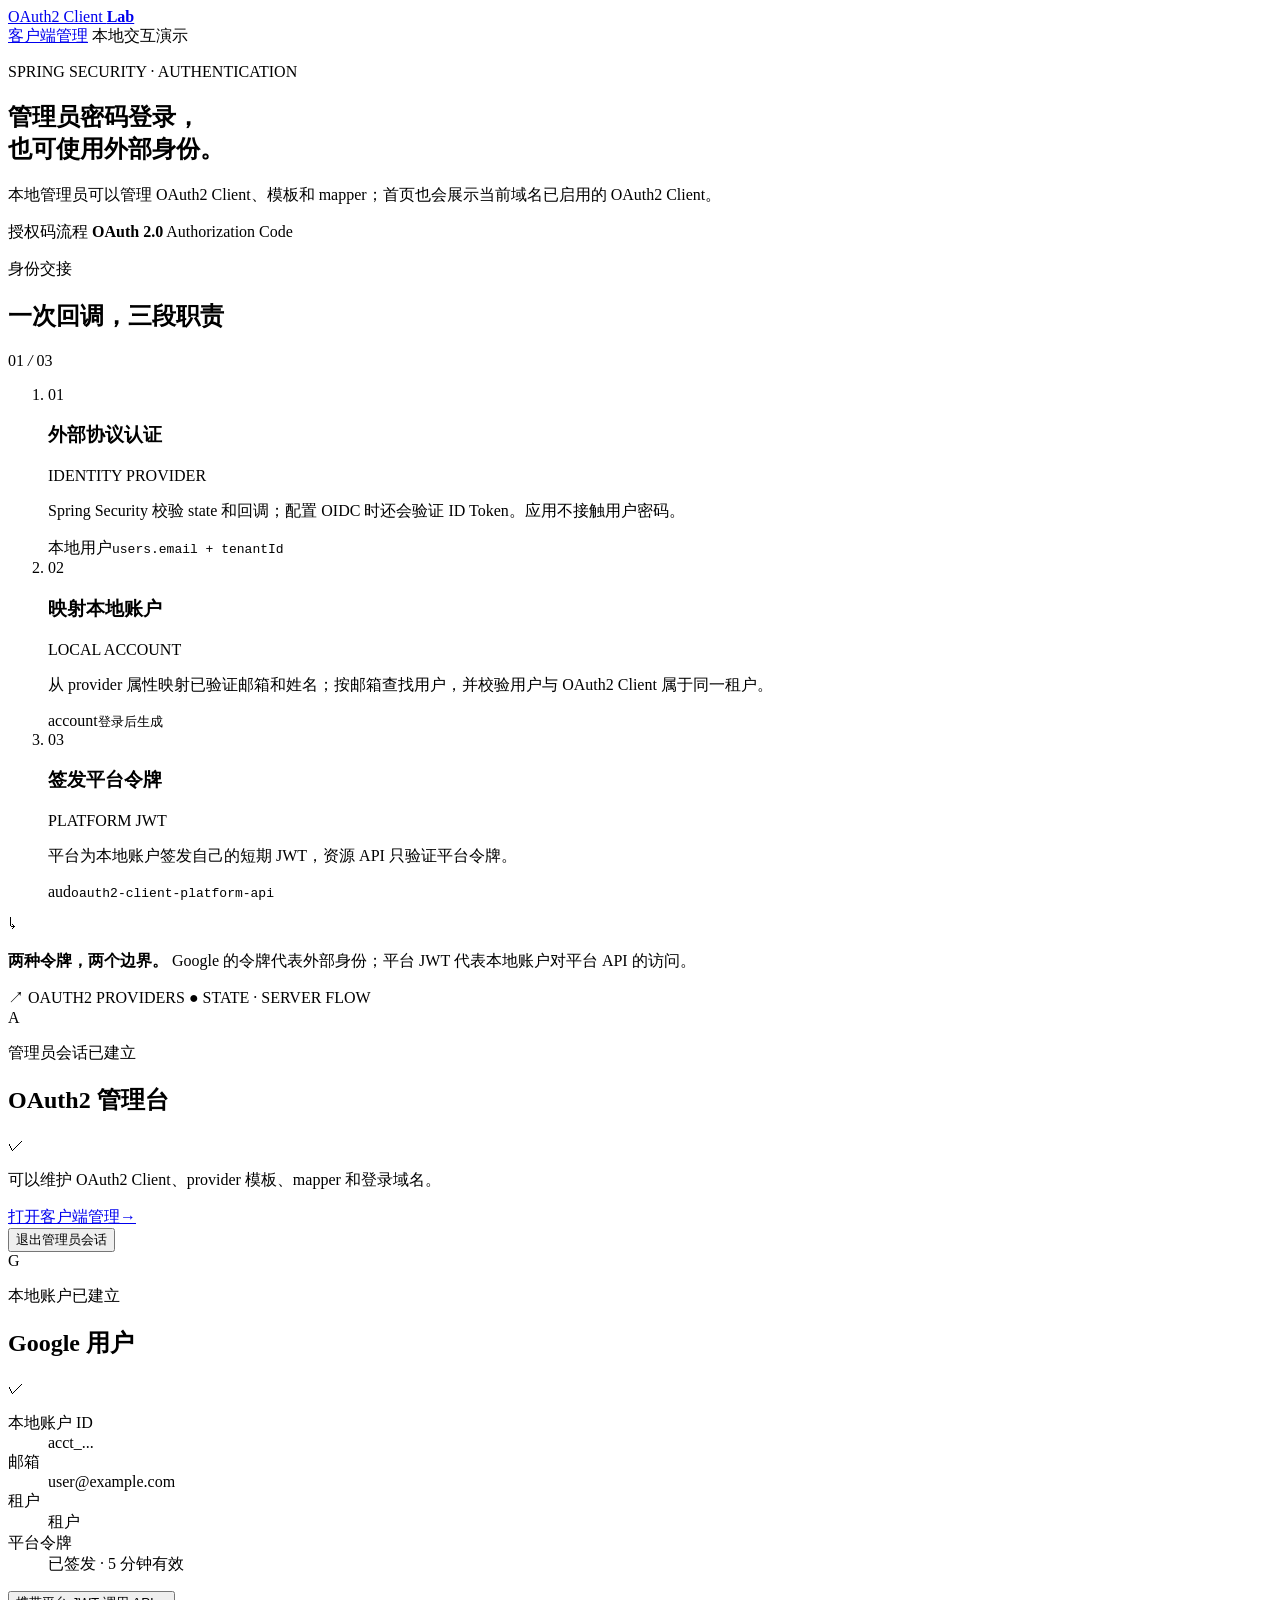
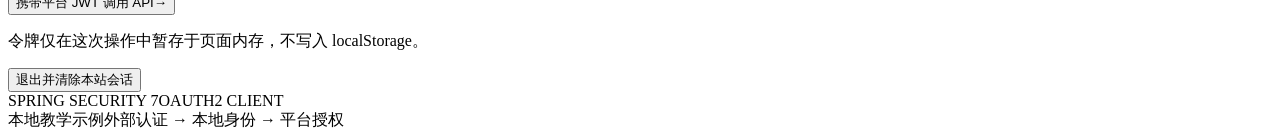
<file: src/main/resources/templates/index.html>
<!doctype html>
<html lang="zh-CN" xmlns:th="http://www.thymeleaf.org">
<head>
    <meta charset="utf-8">
    <meta name="viewport" content="width=device-width, initial-scale=1">
    <meta name="theme-color" content="#f3f7ff">
    <meta name="_csrf" th:content="${_csrf.token}">
    <meta name="_csrf_header" th:content="${_csrf.headerName}">
    <meta name="description" content="观察 Spring Security OAuth2 Client 如何把外部 OIDC 身份映射为本地账户和平台 JWT。">
    <title>OAuth2 Client Lab</title>
    <link rel="stylesheet" th:href="@{/assets/app.css}">
    <script th:src="@{/assets/app.js}" defer></script>
</head>
<body>
<main class="page-shell">
    <header class="topbar">
        <a class="brand" href="/" aria-label="OAuth2 Client Lab 首页">
            <span class="brand-mark" aria-hidden="true"><span></span><span></span><span></span></span>
            <span>OAuth2 Client <b>Lab</b></span>
        </a>
        <div class="topbar-actions" th:if="${authenticated}"><a th:if="${adminAuthenticated}" href="/admin/oauth2-clients">客户端管理</a><span class="topbar-note"><span class="live-dot"></span> 本地交互演示</span></div>
    </header>

    <section class="hero" aria-labelledby="page-title" th:if="${authenticated}">
        <div class="hero-copy">
            <p class="eyebrow">SPRING SECURITY · AUTHENTICATION</p>
            <h1 id="page-title">管理员密码登录，<br><span>也可使用外部身份。</span></h1>
            <p class="hero-description">本地管理员可以管理 OAuth2 Client、模板和 mapper；首页也会展示当前域名已启用的 OAuth2 Client。</p>
        </div>
        <div class="protocol-stamp" aria-label="OAuth 2.0 与 OpenID Connect 授权码流程">
            <span>授权码流程</span>
            <strong>OAuth 2.0</strong>
            <span>Authorization Code</span>
        </div>
    </section>

    <section class="workspace" aria-label="认证结果">
        <section class="journey-panel" aria-labelledby="journey-title" th:if="${authenticated}">
            <div class="panel-heading">
                <div>
                    <p class="section-kicker">身份交接</p>
                    <h2 id="journey-title">一次回调，三段职责</h2>
                </div>
                <span class="step-count">01 <i>/</i> 03</span>
            </div>

            <ol class="journey-list">
                <li class="journey-step" th:classappend="${authenticated} ? 'is-complete' : 'is-current'">
                    <span class="step-rail"><span class="step-index">01</span><span class="rail-line"></span></span>
                    <div class="step-content">
                        <div class="step-title-row"><h3>外部协议认证</h3><span class="step-tag">IDENTITY PROVIDER</span></div>
                        <p>Spring Security 校验 state 和回调；配置 OIDC 时还会验证 ID Token。应用不接触用户密码。</p>
                        <div class="data-chip"><span>本地用户</span><code>users.email + tenantId</code></div>
                    </div>
                </li>
                <li class="journey-step" th:classappend="${authenticated} ? 'is-complete' : ''">
                    <span class="step-rail"><span class="step-index">02</span><span class="rail-line"></span></span>
                    <div class="step-content">
                        <div class="step-title-row"><h3>映射本地账户</h3><span class="step-tag">LOCAL ACCOUNT</span></div>
                        <p>从 provider 属性映射已验证邮箱和姓名；按邮箱查找用户，并校验用户与 OAuth2 Client 属于同一租户。</p>
                        <div class="data-chip"><span>account</span><code th:text="${oauthAuthenticated ? loginSession.securityUser.id : '登录后生成'}">登录后生成</code></div>
                    </div>
                </li>
                <li class="journey-step" th:classappend="${authenticated} ? 'is-complete' : ''">
                    <span class="step-rail"><span class="step-index">03</span></span>
                    <div class="step-content">
                        <div class="step-title-row"><h3>签发平台令牌</h3><span class="step-tag">PLATFORM JWT</span></div>
                        <p>平台为本地账户签发自己的短期 JWT，资源 API 只验证平台令牌。</p>
                        <div class="data-chip"><span>aud</span><code>oauth2-client-platform-api</code></div>
                    </div>
                </li>
            </ol>

            <div class="boundary-note">
                <span class="boundary-icon" aria-hidden="true">↳</span>
                <p><strong>两种令牌，两个边界。</strong> Google 的令牌代表外部身份；平台 JWT 代表本地账户对平台 API 的访问。</p>
            </div>
        </section>

        <section class="action-panel" aria-labelledby="action-title">
            <div class="action-topline" th:if="${authenticated}">
                <span class="provider-label"><span class="google-mark" aria-hidden="true">↗</span> OAUTH2 PROVIDERS</span>
                <span class="secure-label"><span aria-hidden="true">●</span> STATE · SERVER FLOW</span>
            </div>

            <div class="account-content" th:if="${adminAuthenticated}">
                <div class="account-heading">
                    <span class="account-avatar" aria-hidden="true">A</span>
                    <div><p class="section-kicker">管理员会话已建立</p><h2 id="action-title">OAuth2 管理台</h2></div>
                    <span class="verified-mark" aria-label="登录成功">✓</span>
                </div>
                <p class="login-description">可以维护 OAuth2 Client、provider 模板、mapper 和登录域名。</p>
                <a class="api-button admin-console-link" href="/admin/oauth2-clients"><span>打开客户端管理</span><span class="button-arrow" aria-hidden="true">→</span></a>
                <form class="logout-form" th:action="@{/admin/logout}" method="post">
                    <button type="submit">退出管理员会话</button>
                </form>
            </div>

            <div class="account-content" th:if="${oauthAuthenticated}">
                <div class="account-heading">
                    <span class="account-avatar" aria-hidden="true" th:text="${#strings.substring(loginSession.securityUser.displayName, 0, 1)}">G</span>
                    <div><p class="section-kicker">本地账户已建立</p><h2 id="action-title" th:text="${loginSession.securityUser.displayName}">Google 用户</h2></div>
                    <span class="verified-mark" aria-label="登录成功">✓</span>
                </div>

                <dl class="account-details">
                    <div><dt>本地账户 ID</dt><dd th:text="${loginSession.securityUser.id}">acct_...</dd></div>
                    <div><dt>邮箱</dt><dd th:text="${loginSession.securityUser.email}">user@example.com</dd></div>
                    <div><dt>租户</dt><dd th:text="${loginSession.securityUser.tenantName}">租户</dd></div>
                    <div><dt>平台令牌</dt><dd><span class="token-status"><i></i> 已签发 · 5 分钟有效</span></dd></div>
                </dl>

                <button class="api-button" id="call-platform-api" type="button">
                    <span>携带平台 JWT 调用 API</span><span class="button-arrow" aria-hidden="true">→</span>
                </button>
                <p class="api-hint">令牌仅在这次操作中暂存于页面内存，不写入 localStorage。</p>

                <section class="api-result" id="api-result" aria-live="polite" hidden>
                    <div class="result-heading"><span class="result-pulse"></span><strong id="result-title">平台 API 响应</strong></div>
                    <pre id="result-body"></pre>
                </section>

                <form class="logout-form" th:action="@{/logout}" method="post">
                    <button type="submit">退出并清除本站会话</button>
                </form>
            </div>

            <footer class="panel-footer" th:if="${authenticated}"><span>SPRING SECURITY 7</span><span class="footer-line"></span><span>OAUTH2 CLIENT</span></footer>
        </section>
    </section>

    <footer class="page-footer" th:if="${authenticated}"><span>本地教学示例</span><span>外部认证 → 本地身份 → 平台授权</span></footer>
</main>
</body>
</html>
</file>
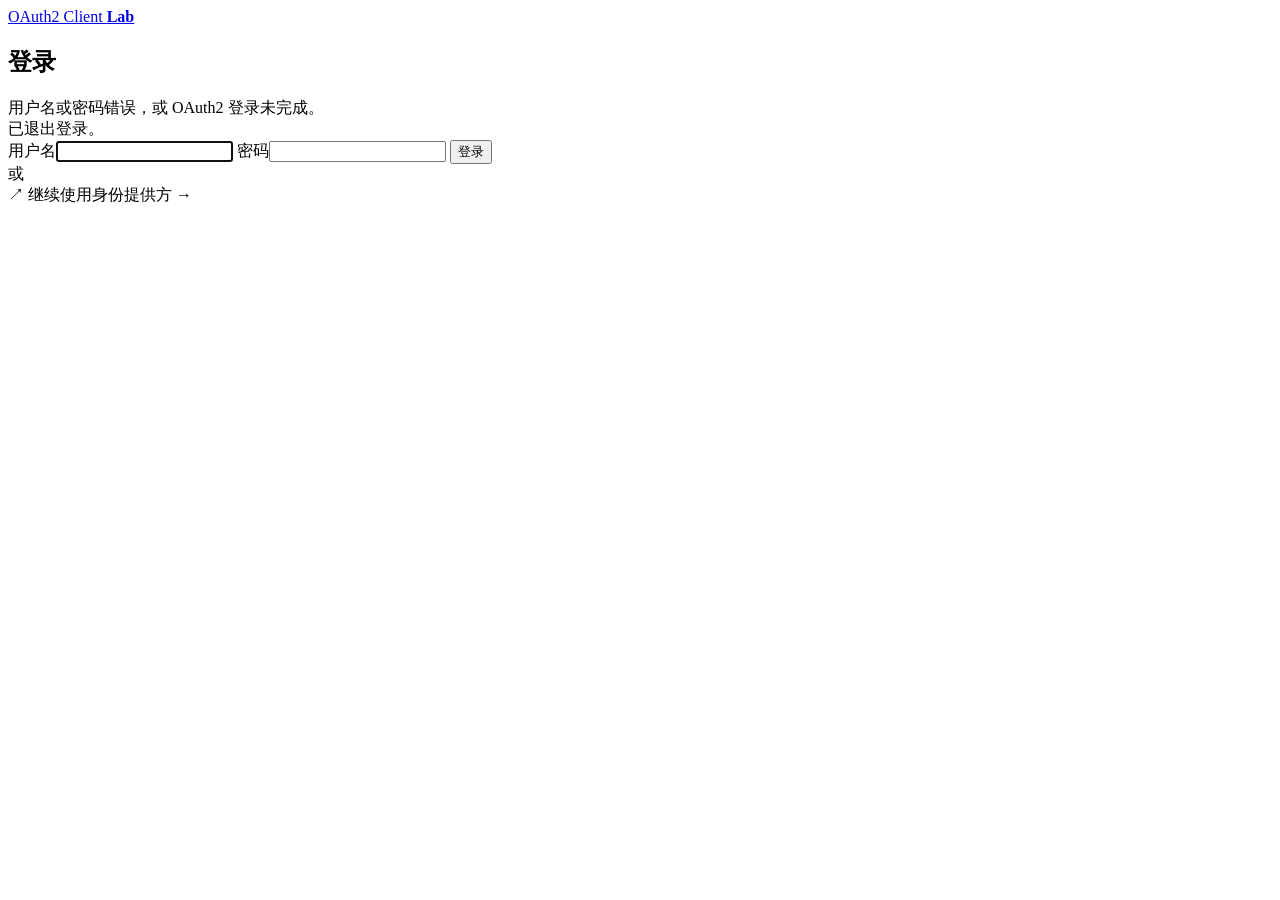
<file: src/main/resources/templates/login.html>
<!doctype html>
<html lang="zh-CN" xmlns:th="http://www.thymeleaf.org">
<head>
    <meta charset="utf-8">
    <meta name="viewport" content="width=device-width, initial-scale=1">
    <meta name="theme-color" content="#f3f7ff">
    <title>登录 · OAuth2 Client Lab</title>
    <link rel="stylesheet" th:href="@{/assets/app.css}">
    <script th:src="@{/assets/app.js}" defer></script>
</head>
<body>
<main class="page-shell login-shell">
    <a class="brand" href="/login" aria-label="OAuth2 Client Lab">
        <span class="brand-mark" aria-hidden="true"><span></span><span></span><span></span></span>
        <span>OAuth2 Client <b>Lab</b></span>
    </a>

    <section class="login-card" aria-labelledby="login-title">
        <h1 id="login-title">登录</h1>
        <div class="notice notice-error" role="alert" th:if="${loginError}">用户名或密码错误，或 OAuth2 登录未完成。</div>
        <div class="notice notice-success" role="status" th:if="${signedOut}">已退出登录。</div>

        <form th:action="@{/admin/login}" method="post" class="admin-form">
            <label>用户名<input name="username" autocomplete="username" required autofocus></label>
            <label>密码<input name="password" type="password" autocomplete="current-password" required></label>
            <button class="api-button" type="submit">登录</button>
        </form>

        <div class="login-divider" th:if="${!#lists.isEmpty(providers)}"><span>或</span></div>
        <a class="google-button" th:each="provider : ${providers}"
           th:href="@{/oauth2/authorization/{id}(id=${provider.id})}">
            <span class="google-button-mark" aria-hidden="true"
                  th:attr="data-login-button-icon=${provider.loginButtonIcon}">↗</span>
            <span th:text="|继续使用 ${provider.loginButtonLabel}|">继续使用身份提供方</span>
            <span class="button-arrow" aria-hidden="true">→</span>
        </a>
    </section>
</main>
</body>
</html>
</file>
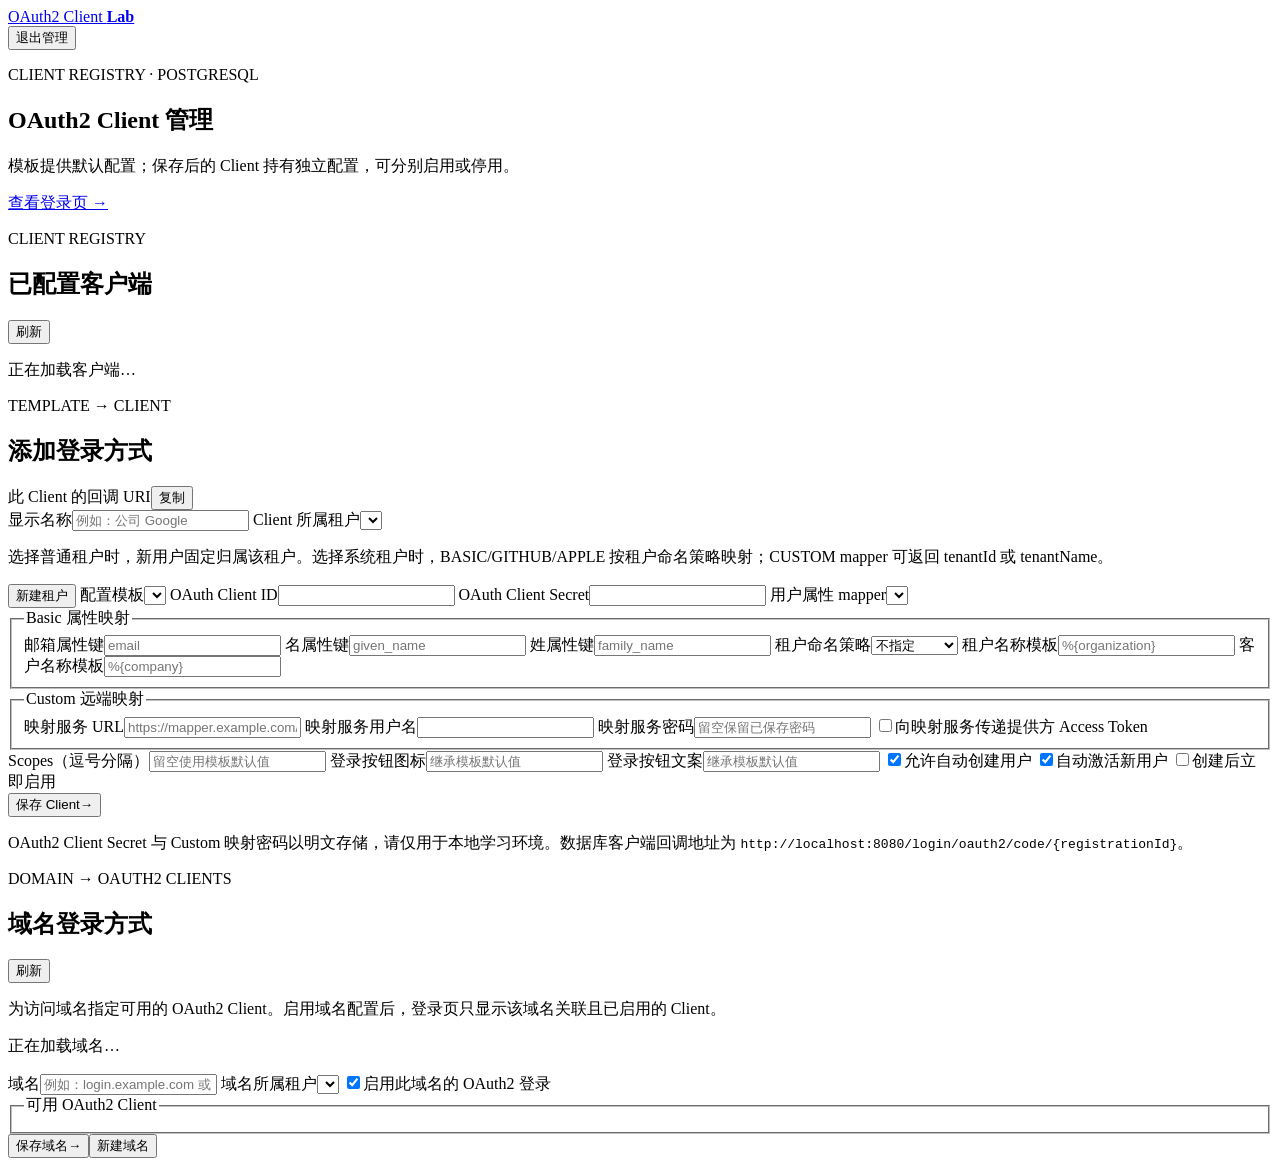
<file: src/main/resources/templates/admin/oauth2-clients.html>
<!doctype html>
<html lang="zh-CN" xmlns:th="http://www.thymeleaf.org">
<head>
    <meta charset="utf-8"><meta name="viewport" content="width=device-width, initial-scale=1">
    <meta name="_csrf" th:content="${_csrf.token}"><meta name="_csrf_header" th:content="${_csrf.headerName}">
    <title>OAuth2 Client 管理 · OAuth2 Client Lab</title>
    <link rel="stylesheet" th:href="@{/assets/app.css}"><script th:src="@{/assets/admin.js}" defer></script>
</head>
<body><main class="page-shell admin-shell">
    <header class="topbar"><a class="brand" href="/"><span class="brand-mark" aria-hidden="true"><span></span><span></span><span></span></span><span>OAuth2 Client <b>Lab</b></span></a><form action="/admin/logout" method="post"><input type="hidden" th:name="${_csrf.parameterName}" th:value="${_csrf.token}"><button class="text-button" type="submit">退出管理</button></form></header>
    <section class="admin-heading"><div><p class="eyebrow">CLIENT REGISTRY · POSTGRESQL</p><h1>OAuth2 Client 管理</h1><p>模板提供默认配置；保存后的 Client 持有独立配置，可分别启用或停用。</p></div><a class="secondary-link" href="/">查看登录页 →</a></section>
    <section class="admin-grid">
        <section class="admin-card"><div class="admin-card-heading"><div><p class="section-kicker">CLIENT REGISTRY</p><h2>已配置客户端</h2></div><button class="refresh-button" id="refresh-clients" type="button">刷新</button></div><div id="client-list" class="client-list" aria-live="polite"><p class="muted">正在加载客户端…</p></div></section>
        <section class="admin-card"><div class="admin-card-heading"><div><p class="section-kicker">TEMPLATE → CLIENT</p><h2 id="form-title">添加登录方式</h2></div></div>
            <form id="client-form" class="admin-form">
                <input type="hidden" id="client-id">
                <input type="hidden" id="registration-id">
                <div class="callback-preview"><span>此 Client 的回调 URI</span><code id="callback-uri"></code><button type="button" id="copy-callback">复制</button></div>
                <label>显示名称<input id="client-name" maxlength="120" placeholder="例如：公司 Google" required></label>
                <label>Client 所属租户<select id="client-tenant-id" required></select></label>
                <p class="muted">选择普通租户时，新用户固定归属该租户。选择系统租户时，BASIC/GITHUB/APPLE 按租户命名策略映射；CUSTOM mapper 可返回 tenantId 或 tenantName。</p>
                <button class="text-button" id="create-tenant" type="button">新建租户</button>
                <label>配置模板<select id="client-template" required></select></label>
                <label>OAuth Client ID<input id="oauth-client-id" autocomplete="off" required></label>
                <label>OAuth Client Secret<input id="oauth-client-secret" type="password" autocomplete="new-password" required></label>
                <label>用户属性 mapper<select id="client-mapper" required></select></label>
                <fieldset class="mapper-settings"><legend>Basic 属性映射</legend>
                    <label>邮箱属性键<input id="basic-email-attribute-key" placeholder="email"></label>
                    <label>名属性键<input id="basic-first-name-attribute-key" placeholder="given_name"></label>
                    <label>姓属性键<input id="basic-last-name-attribute-key" placeholder="family_name"></label>
                    <label>租户命名策略<select id="basic-tenant-name-strategy"><option value="">不指定</option><option value="EMAIL">完整邮箱</option><option value="DOMAIN">邮箱域名</option><option value="CUSTOM">自定义模板</option></select></label>
                    <label>租户名称模板<input id="basic-tenant-name-pattern" placeholder="%{organization}"></label>
                    <label>客户名称模板<input id="basic-customer-name-pattern" placeholder="%{company}"></label>
                </fieldset>
                <fieldset class="mapper-settings"><legend>Custom 远端映射</legend>
                    <label>映射服务 URL<input id="custom-url" type="url" placeholder="https://mapper.example.com/oauth2/user"></label>
                    <label>映射服务用户名<input id="custom-username" autocomplete="username"></label>
                    <label>映射服务密码<input id="custom-password" type="password" autocomplete="new-password" placeholder="留空保留已保存密码"></label>
                    <label class="checkbox-label"><input id="custom-send-token" type="checkbox">向映射服务传递提供方 Access Token</label>
                </fieldset>
                <label>Scopes（逗号分隔）<input id="client-scopes" placeholder="留空使用模板默认值"></label>
                <label>登录按钮图标<input id="client-button-icon" maxlength="255" placeholder="继承模板默认值"></label>
                <label>登录按钮文案<input id="client-button-label" maxlength="255" placeholder="继承模板默认值"></label>
                <label class="checkbox-label"><input id="client-allow-user-creation" type="checkbox" checked>允许自动创建用户</label>
                <label class="checkbox-label"><input id="client-activate-user" type="checkbox" checked>自动激活新用户</label>
                <label class="checkbox-label"><input id="client-enabled" type="checkbox">创建后立即启用</label>
                <div class="form-actions"><button class="api-button" type="submit"><span id="submit-label">保存 Client</span><span aria-hidden="true">→</span></button><button class="text-button" id="cancel-edit" type="button" hidden>取消编辑</button></div>
                <p id="form-message" class="form-message" role="status"></p>
                <p class="admin-help">OAuth2 Client Secret 与 Custom 映射密码以明文存储，请仅用于本地学习环境。数据库客户端回调地址为 <code>http://localhost:8080/login/oauth2/code/{registrationId}</code>。</p>
            </form>
        </section>
    </section>
    <section class="admin-card domain-card">
        <div class="admin-card-heading"><div><p class="section-kicker">DOMAIN → OAUTH2 CLIENTS</p><h2>域名登录方式</h2></div><button class="refresh-button" id="refresh-domains" type="button">刷新</button></div>
        <p class="muted">为访问域名指定可用的 OAuth2 Client。启用域名配置后，登录页只显示该域名关联且已启用的 Client。</p>
        <div id="domain-list" class="client-list" aria-live="polite"><p class="muted">正在加载域名…</p></div>
        <form id="domain-form" class="admin-form domain-form">
            <input type="hidden" id="domain-id">
            <label>域名<input id="domain-name" maxlength="255" placeholder="例如：login.example.com 或 localhost:8080" required></label>
            <label>域名所属租户<select id="domain-tenant-id" required></select></label>
            <label class="checkbox-label"><input id="domain-oauth2-enabled" type="checkbox" checked>启用此域名的 OAuth2 登录</label>
            <fieldset class="mapper-settings"><legend>可用 OAuth2 Client</legend><div id="domain-client-options" class="domain-client-options"></div></fieldset>
            <div class="form-actions"><button class="api-button" type="submit"><span id="domain-submit-label">保存域名</span><span aria-hidden="true">→</span></button><button class="text-button" id="reset-domain" type="button">新建域名</button></div>
            <p id="domain-message" class="form-message" role="status"></p>
        </form>
    </section>
</main></body></html>
</file>
